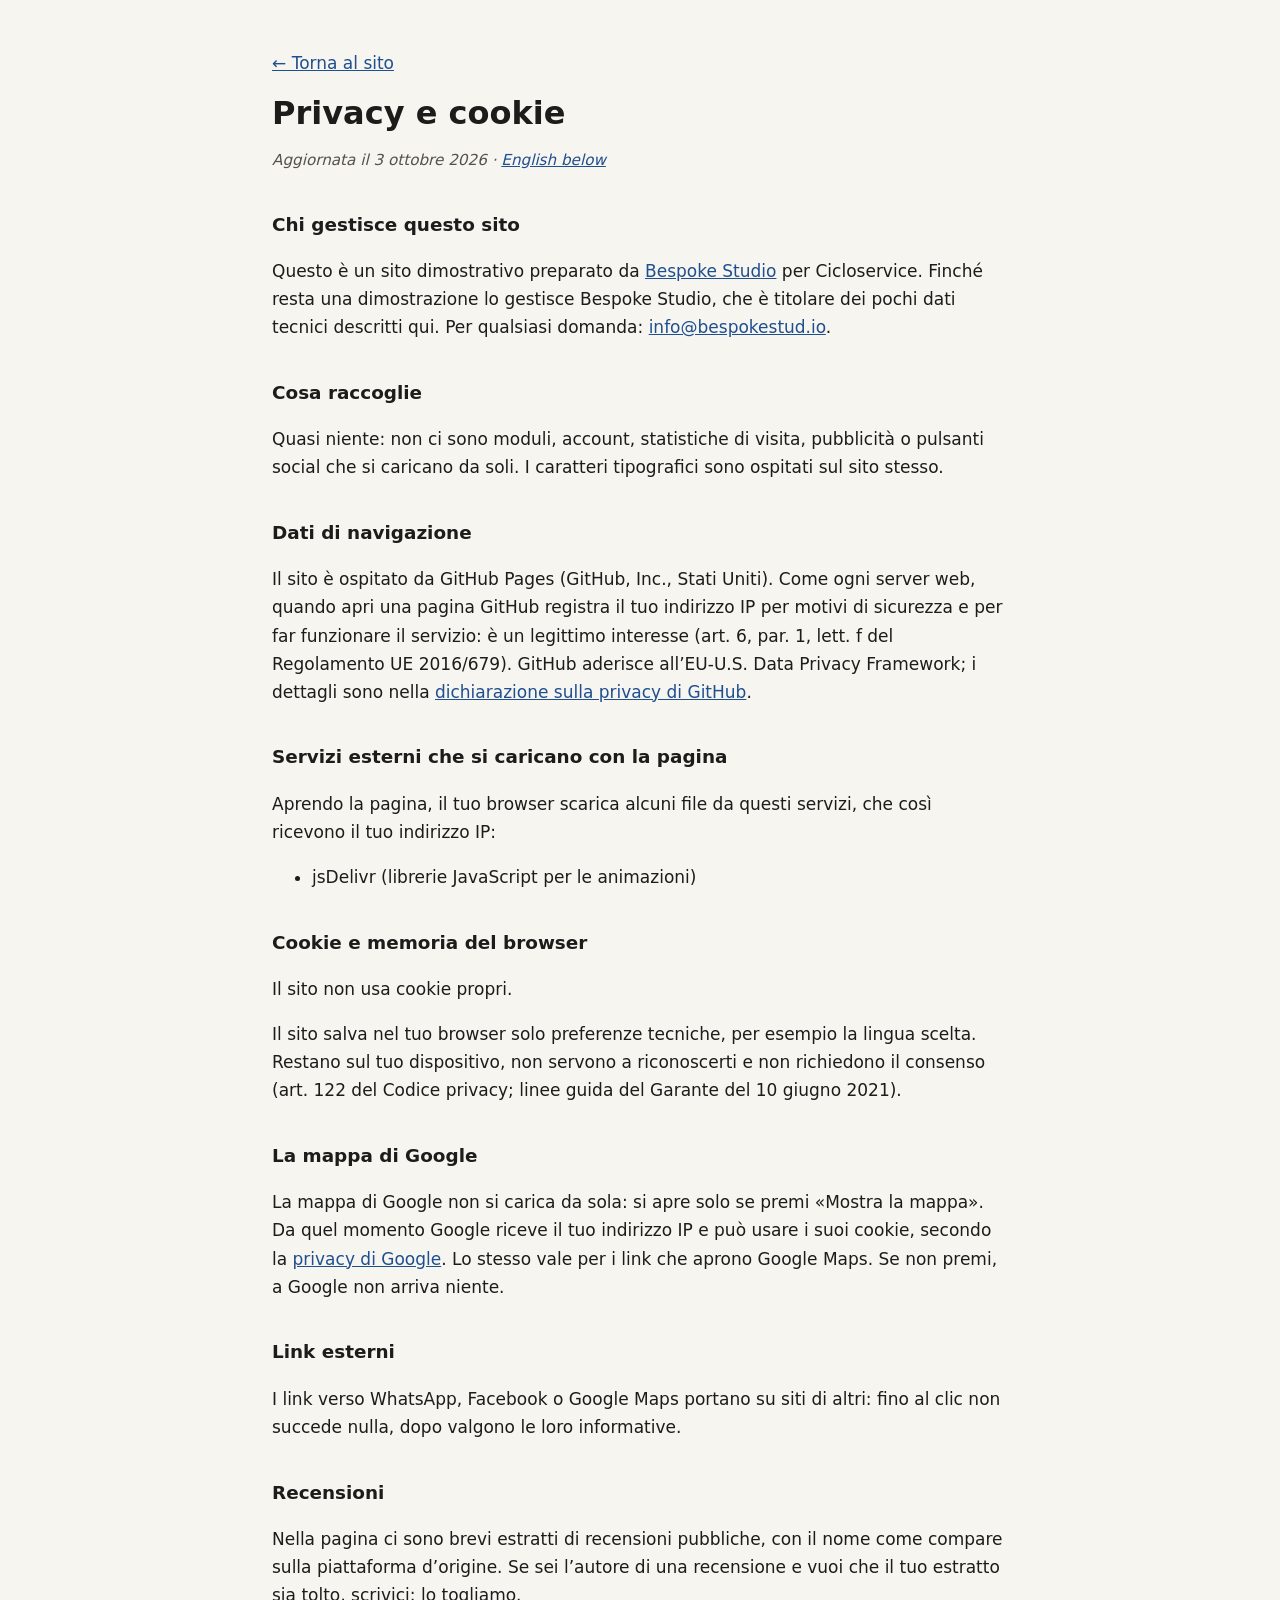
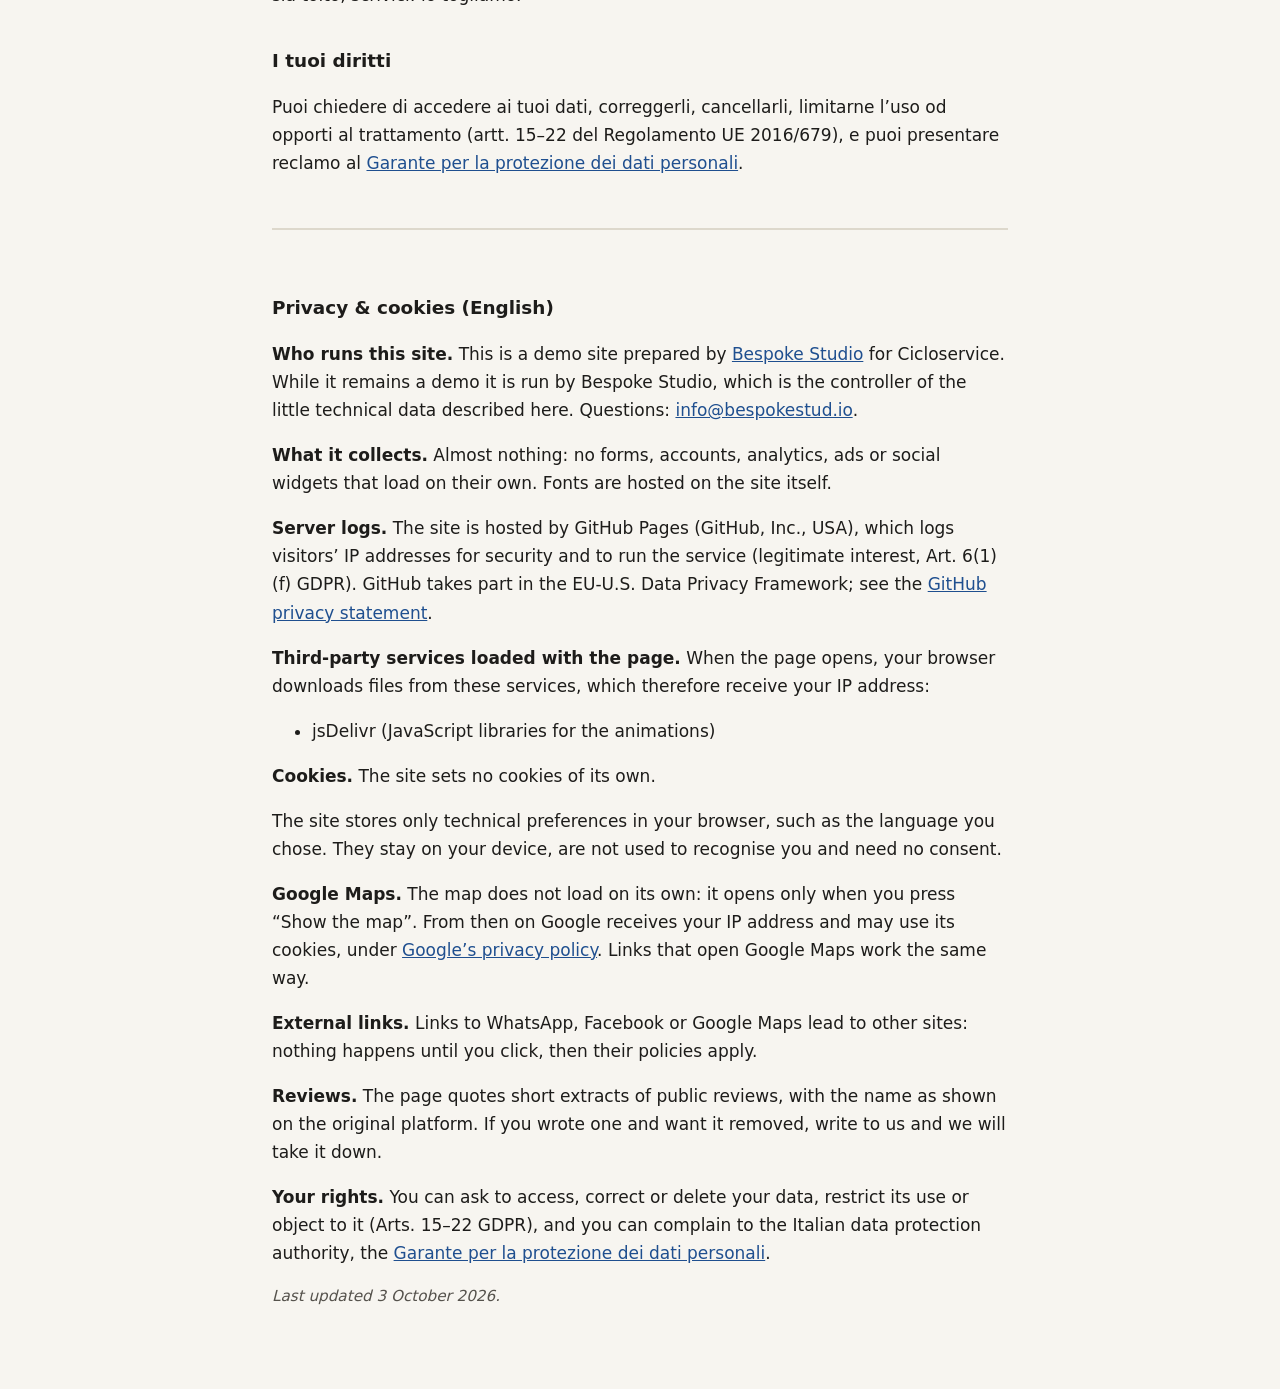
<file: privacy.html>
<!DOCTYPE html>
<html lang="it">
<head>
  <meta charset="UTF-8">
  <meta name="viewport" content="width=device-width, initial-scale=1.0">
  <meta name="robots" content="noindex">
  <title>Privacy e cookie · Cicloservice</title>
  <meta name="description" content="Informativa privacy e cookie del sito Cicloservice.">
  <style>
    body { margin: 0; background: #f7f5f0; color: #1d1c1a; font: 17px/1.65 system-ui, -apple-system, "Segoe UI", Roboto, sans-serif; }
    main { max-width: 46rem; margin: 0 auto; padding: 32px 20px 64px; }
    h1 { font-size: 2rem; line-height: 1.2; margin: 0.4em 0 0.2em; }
    h2 { font-size: 1.15rem; margin: 2em 0 0.4em; }
    a { color: #1f4f8f; }
    .data { color: #55524c; font-style: italic; font-size: 0.95rem; }
    .en { margin-top: 3em; padding-top: 1.5em; border-top: 2px solid #ddd8cc; }
    code { font-size: 0.9em; background: #ebe7dc; padding: 0 4px; border-radius: 3px; }
  </style>
</head>
<body>
<main>
  <p><a href="index.html">← Torna al sito</a></p>
  <h1>Privacy e cookie</h1>
  <p class="data">Aggiornata il 3 ottobre 2026 · <a href="#english" lang="en">English below</a></p>
  <h2>Chi gestisce questo sito</h2>
  <p>Questo è un sito dimostrativo preparato da <a href="https://bespokestud.io" rel="noopener">Bespoke Studio</a> per Cicloservice. Finché resta una dimostrazione lo gestisce Bespoke Studio, che è titolare dei pochi dati tecnici descritti qui. Per qualsiasi domanda: <a href="mailto:info@bespokestud.io">info@bespokestud.io</a>.</p>
  <h2>Cosa raccoglie</h2>
  <p>Quasi niente: non ci sono moduli, account, statistiche di visita, pubblicità o pulsanti social che si caricano da soli. I caratteri tipografici sono ospitati sul sito stesso.</p>
  <h2>Dati di navigazione</h2>
  <p>Il sito è ospitato da GitHub Pages (GitHub, Inc., Stati Uniti). Come ogni server web, quando apri una pagina GitHub registra il tuo indirizzo IP per motivi di sicurezza e per far funzionare il servizio: è un legittimo interesse (art. 6, par. 1, lett. f del Regolamento UE 2016/679). GitHub aderisce all’EU-U.S. Data Privacy Framework; i dettagli sono nella <a href="https://docs.github.com/site-policy/privacy-policies/github-general-privacy-statement" rel="noopener">dichiarazione sulla privacy di GitHub</a>.</p>
  <h2>Servizi esterni che si caricano con la pagina</h2>
  <p>Aprendo la pagina, il tuo browser scarica alcuni file da questi servizi, che così ricevono il tuo indirizzo IP:</p>
  <ul><li>jsDelivr (librerie JavaScript per le animazioni)</li></ul>
  <h2>Cookie e memoria del browser</h2>
  <p>Il sito non usa cookie propri.</p>
  <p>Il sito salva nel tuo browser solo preferenze tecniche, per esempio la lingua scelta. Restano sul tuo dispositivo, non servono a riconoscerti e non richiedono il consenso (art. 122 del Codice privacy; linee guida del Garante del 10 giugno 2021).</p>
  <h2>La mappa di Google</h2>
  <p>La mappa di Google non si carica da sola: si apre solo se premi «Mostra la mappa». Da quel momento Google riceve il tuo indirizzo IP e può usare i suoi cookie, secondo la <a href="https://policies.google.com/privacy?hl=it" rel="noopener">privacy di Google</a>. Lo stesso vale per i link che aprono Google Maps. Se non premi, a Google non arriva niente.</p>
  <h2>Link esterni</h2>
  <p>I link verso WhatsApp, Facebook o Google Maps portano su siti di altri: fino al clic non succede nulla, dopo valgono le loro informative.</p>
  <h2>Recensioni</h2>
  <p>Nella pagina ci sono brevi estratti di recensioni pubbliche, con il nome come compare sulla piattaforma d’origine. Se sei l’autore di una recensione e vuoi che il tuo estratto sia tolto, scrivici: lo togliamo.</p>
  <h2>I tuoi diritti</h2>
  <p>Puoi chiedere di accedere ai tuoi dati, correggerli, cancellarli, limitarne l’uso od opporti al trattamento (artt. 15–22 del Regolamento UE 2016/679), e puoi presentare reclamo al <a href="https://www.garanteprivacy.it" rel="noopener">Garante per la protezione dei dati personali</a>.</p>
  <div class="en" id="english" lang="en">
    <h2>Privacy &amp; cookies (English)</h2>
    <p><strong>Who runs this site.</strong> This is a demo site prepared by <a href="https://bespokestud.io" rel="noopener">Bespoke Studio</a> for Cicloservice. While it remains a demo it is run by Bespoke Studio, which is the controller of the little technical data described here. Questions: <a href="mailto:info@bespokestud.io">info@bespokestud.io</a>.</p>
    <p><strong>What it collects.</strong> Almost nothing: no forms, accounts, analytics, ads or social widgets that load on their own. Fonts are hosted on the site itself.</p>
    <p><strong>Server logs.</strong> The site is hosted by GitHub Pages (GitHub, Inc., USA), which logs visitors’ IP addresses for security and to run the service (legitimate interest, Art. 6(1)(f) GDPR). GitHub takes part in the EU-U.S. Data Privacy Framework; see the <a href="https://docs.github.com/site-policy/privacy-policies/github-general-privacy-statement" rel="noopener">GitHub privacy statement</a>.</p>
    <p><strong>Third-party services loaded with the page.</strong> When the page opens, your browser downloads files from these services, which therefore receive your IP address:</p><ul><li>jsDelivr (JavaScript libraries for the animations)</li></ul>
    <p><strong>Cookies.</strong> The site sets no cookies of its own.</p>
    <p>The site stores only technical preferences in your browser, such as the language you chose. They stay on your device, are not used to recognise you and need no consent.</p>
    <p><strong>Google Maps.</strong> The map does not load on its own: it opens only when you press “Show the map”. From then on Google receives your IP address and may use its cookies, under <a href="https://policies.google.com/privacy?hl=en" rel="noopener">Google’s privacy policy</a>. Links that open Google Maps work the same way.</p>
    <p><strong>External links.</strong> Links to WhatsApp, Facebook or Google Maps lead to other sites: nothing happens until you click, then their policies apply.</p>
    <p><strong>Reviews.</strong> The page quotes short extracts of public reviews, with the name as shown on the original platform. If you wrote one and want it removed, write to us and we will take it down.</p>
    <p><strong>Your rights.</strong> You can ask to access, correct or delete your data, restrict its use or object to it (Arts. 15–22 GDPR), and you can complain to the Italian data protection authority, the <a href="https://www.garanteprivacy.it" rel="noopener">Garante per la protezione dei dati personali</a>.</p>
    <p class="data">Last updated 3 October 2026.</p>
  </div>
</main>
</body>
</html>
</file>
